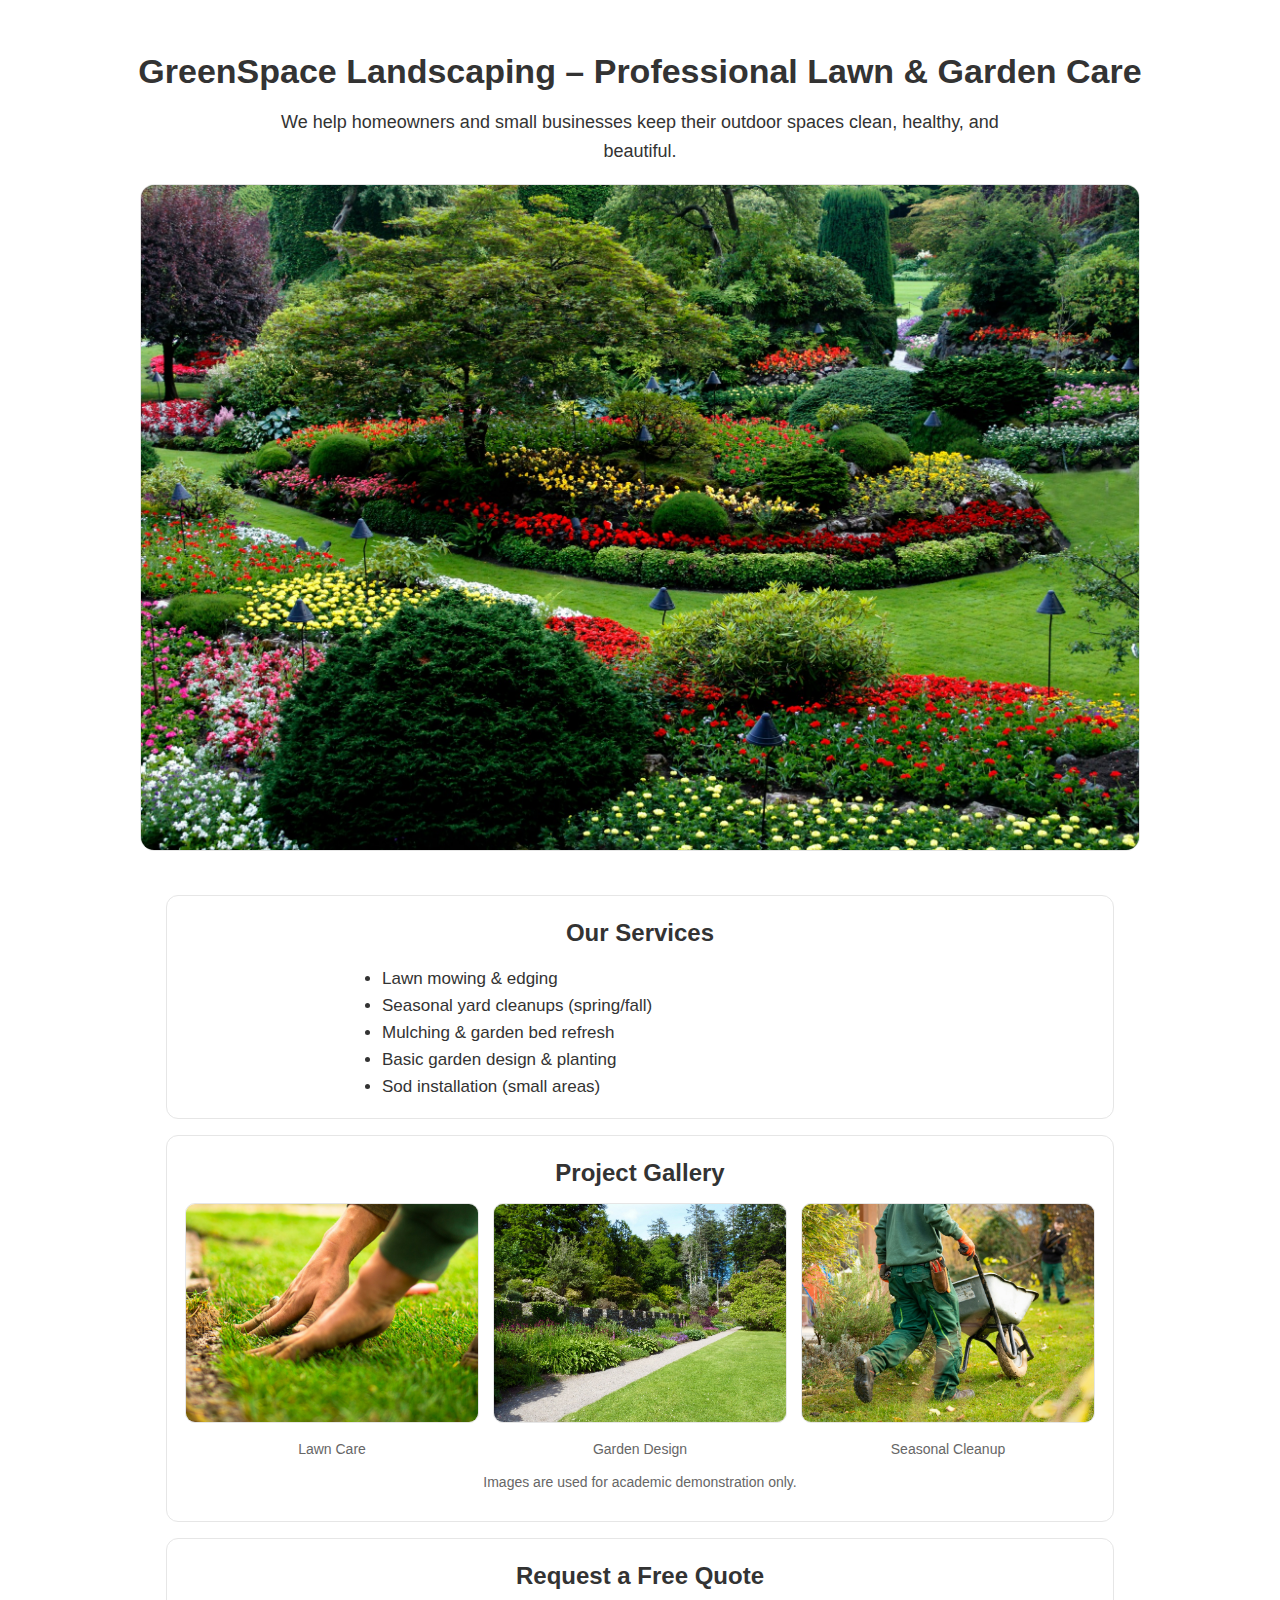
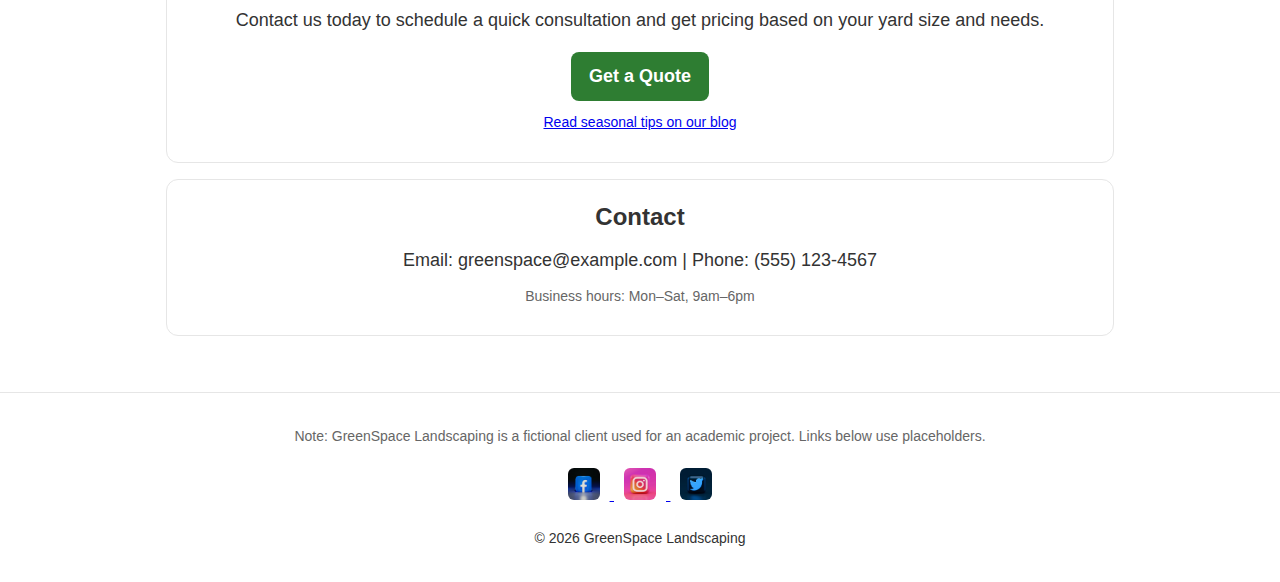
<file: index.html>
<!DOCTYPE html>
<html lang="en">
<head>
  <meta charset="UTF-8" />
  <meta name="viewport" content="width=device-width, initial-scale=1.0" />

  <title>GreenSpace Landscaping | Lawn Care & Garden Design</title>
  <meta name="description" content="GreenSpace Landscaping offers reliable lawn care, seasonal cleanups, mulching, and garden design for homeowners and small businesses. Request a free quote today." />
  <meta name="keywords" content="landscaping, lawn care, garden design, seasonal cleanup, mulching, sod installation, yard maintenance, GreenSpace Landscaping" />
  <meta name="author" content="GreenSpace Landscaping" />

  <link rel="stylesheet" href="style.css" />
</head>
<body>

  <header class="site-header">
    <h1>GreenSpace Landscaping – Professional Lawn & Garden Care</h1>
    <p>We help homeowners and small businesses keep their outdoor spaces clean, healthy, and beautiful.</p>

    <img class="hero-image" src="images/hero-landscaping.jpg" alt="A landscaped yard with garden beds and a healthy green lawn" />
  </header>

  <main class="content">
    <section class="card" aria-labelledby="services-title">
      <h2 id="services-title">Our Services</h2>
      <ul class="services">
        <li>Lawn mowing &amp; edging</li>
        <li>Seasonal yard cleanups (spring/fall)</li>
        <li>Mulching &amp; garden bed refresh</li>
        <li>Basic garden design &amp; planting</li>
        <li>Sod installation (small areas)</li>
      </ul>
    </section>

    <section class="card" aria-labelledby="gallery-title">
      <h2 id="gallery-title">Project Gallery</h2>

      <div class="grid-3" role="list">
        <figure class="tile" role="listitem">
          <img class="service-img" src="images/lawn-care.jpg" alt="Hands placing fresh sod along a lawn edge" />
          <figcaption class="caption">Lawn Care</figcaption>
        </figure>

        <figure class="tile" role="listitem">
          <img class="service-img" src="images/garden-design.jpg" alt="Colorful garden design with flowers and shrubs" />
          <figcaption class="caption">Garden Design</figcaption>
        </figure>

        <figure class="tile" role="listitem">
          <img class="service-img" src="images/seasonal-cleanup.jpg" alt="Landscaper working with a wheelbarrow during yard cleanup" />
          <figcaption class="caption">Seasonal Cleanup</figcaption>
        </figure>
      </div>

      <p class="small muted">Images are used for academic demonstration only.</p>
    </section>

    <section class="card" aria-labelledby="cta-title">
      <h2 id="cta-title">Request a Free Quote</h2>
      <p>Contact us today to schedule a quick consultation and get pricing based on your yard size and needs.</p>
      <p><a class="btn" href="#contact">Get a Quote</a></p>
      <p class="small muted"><a href="blog.html">Read seasonal tips on our blog</a></p>
    </section>

    <section class="card" id="contact" aria-labelledby="contact-title">
      <h2 id="contact-title">Contact</h2>
      <p>Email: greenspace@example.com | Phone: (555) 123-4567</p>
      <p class="muted small">Business hours: Mon–Sat, 9am–6pm</p>
    </section>
  </main>

  <footer class="site-footer">
    <p class="small muted">
      Note: GreenSpace Landscaping is a fictional client used for an academic project. Links below use placeholders.
    </p>

    <!--
      Note: These links use example.com as placeholders
      because GreenSpace Landscaping is a fictional client
      with no real social media accounts.
    -->
    <div class="social-icons">
      <a href="https://example.com/facebook" target="_blank" rel="noopener">
        <img src="images/facebook-icon.png" alt="Facebook" />
      </a>

      <a href="https://example.com/instagram" target="_blank" rel="noopener">
        <img src="images/instagram-icon.png" alt="Instagram" />
      </a>

      <a href="https://example.com/x" target="_blank" rel="noopener">
        <img src="images/X-icon.png" alt="X (formerly Twitter)" />
      </a>
    </div>

    <p class="small">© 2026 GreenSpace Landscaping</p>
  </footer>

</body>
</html>
</file>
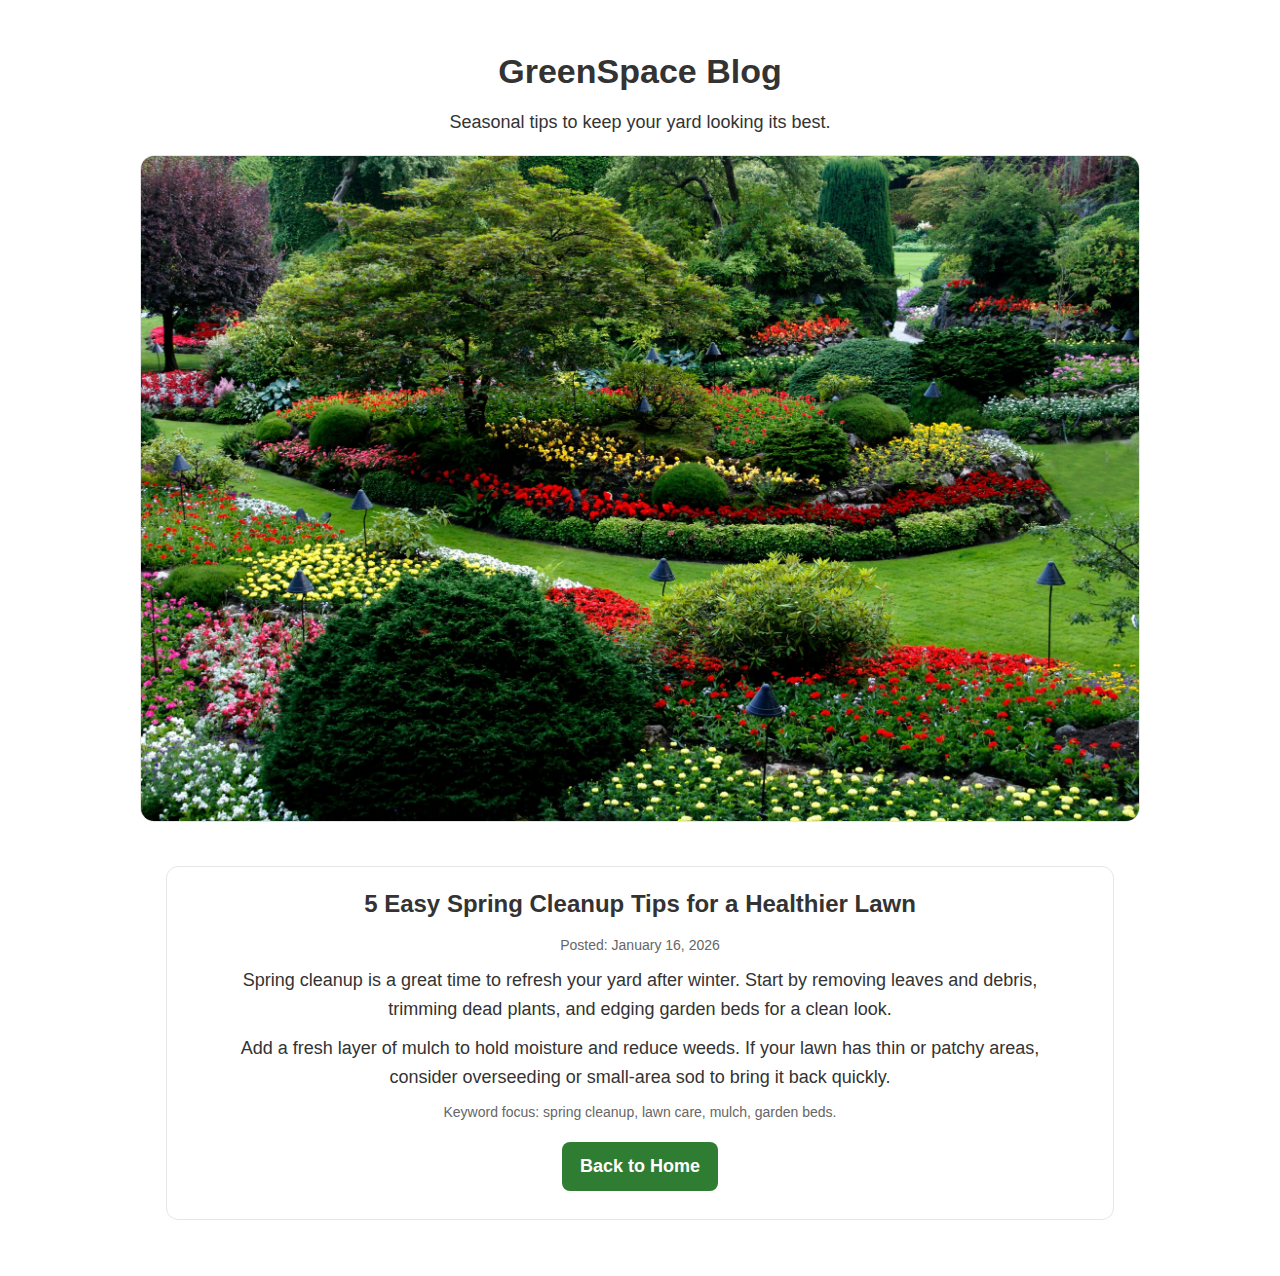
<file: blog.html>
<!DOCTYPE html>
<html lang="en">
<head>
  <meta charset="UTF-8" />
  <meta name="viewport" content="width=device-width, initial-scale=1.0" />

  <title>GreenSpace Blog | Seasonal Yard Tips</title>
  <meta name="description" content="Fresh seasonal lawn and garden tips from GreenSpace Landscaping to help you maintain a healthy, beautiful yard." />
  <meta name="keywords" content="lawn care tips, spring cleanup, fall cleanup, mulching tips, garden bed maintenance, landscaping blog" />
  <meta name="author" content="GreenSpace Landscaping" />

  <link rel="stylesheet" href="style.css" />
</head>
<body>

  <header class="site-header">
    <h1>GreenSpace Blog</h1>
    <p>Seasonal tips to keep your yard looking its best.</p>

    <img class="hero-image" src="images/hero-landscaping.jpg" alt="A landscaped yard with garden beds and a healthy green lawn" />
  </header>

  <main class="content">
    <article class="card">
      <h2>5 Easy Spring Cleanup Tips for a Healthier Lawn</h2>
      <p class="small muted">Posted: January 16, 2026</p>

      <p>
        Spring cleanup is a great time to refresh your yard after winter. Start by removing leaves and debris,
        trimming dead plants, and edging garden beds for a clean look.
      </p>

      <p>
        Add a fresh layer of mulch to hold moisture and reduce weeds. If your lawn has thin or patchy areas,
        consider overseeding or small-area sod to bring it back quickly.
      </p>

      <p class="muted small">Keyword focus: spring cleanup, lawn care, mulch, garden beds.</p>

      <p><a class="btn" href="index.html">Back to Home</a></p>
    </article>
  </main>

</body>
</html>
</file>
<file: style.css>
/* ===== Global Styles ===== */
* { box-sizing: border-box; }

body {
  font-family: Arial, sans-serif;
  margin: 0;
  padding: 0;
  background-color: #ffffff;
  color: #333333;
  line-height: 1.6;
}

/* ===== Header / Hero Section ===== */
.site-header {
  padding: 44px 16px 18px;
  text-align: center;
}

.site-header h1 {
  margin: 0;
  font-size: 34px;
}

.site-header p {
  margin: 10px auto 0;
  max-width: 780px;
  font-size: 18px;
}

.hero-image {
  display: block;
  width: min(100%, 1000px);
  margin: 18px auto 0;
  border-radius: 14px;
  border: 1px solid #e6e6e6;
}

/* ===== Layout ===== */
.content {
  max-width: 980px;
  margin: 0 auto;
  padding: 10px 16px 40px;
}

.card {
  border: 1px solid #e6e6e6;
  border-radius: 12px;
  padding: 18px;
  margin: 16px 0;
  background: #ffffff;
}

.card h2 {
  text-align: center;
  margin: 0 0 10px;
}

p {
  text-align: center;
  max-width: 860px;
  margin: 10px auto;
  font-size: 18px;
}

.services {
  max-width: 560px;
  margin: 12px auto 0;
  padding-left: 22px;
  font-size: 17px;
  text-align: left;
}

/* ===== Gallery ===== */
.grid-3 {
  display: grid;
  grid-template-columns: repeat(3, 1fr);
  gap: 14px;
}

.tile {
  margin: 0;
}

.service-img {
  width: 100%;
  height: 220px;
  object-fit: cover;
  border-radius: 10px;
  border: 1px solid #e6e6e6;
}

.caption {
  font-size: 14px;
  color: #666666;
  text-align: center;
  margin-top: 8px;
}

/* ===== Button ===== */
.btn {
  display: inline-block;
  margin-top: 8px;
  padding: 10px 18px;
  border-radius: 8px;
  text-decoration: none;
  background: #2e7d32;
  color: #ffffff;
  font-weight: bold;
}

.btn:hover { opacity: 0.9; }

/* ===== Footer ===== */
.site-footer {
  padding: 22px 16px;
  border-top: 1px solid #e6e6e6;
  text-align: center;
}

.small { font-size: 14px; }
.muted { color: #666666; }

/* ===== Social Icons ===== */
.social-icons {
  text-align: center;
  margin: 20px 0;
}

.social-icons img {
  width: 32px;
  height: 32px;
  object-fit: cover;
  border-radius: 6px;
  margin: 0 10px;
  transition: transform 0.2s ease-in-out;
}

.social-icons img:hover {
  transform: scale(1.15);
}

/* ===== Responsive ===== */
@media (max-width: 820px) {
  .grid-3 { grid-template-columns: 1fr; }
  .service-img { height: 260px; }
}
</file>
